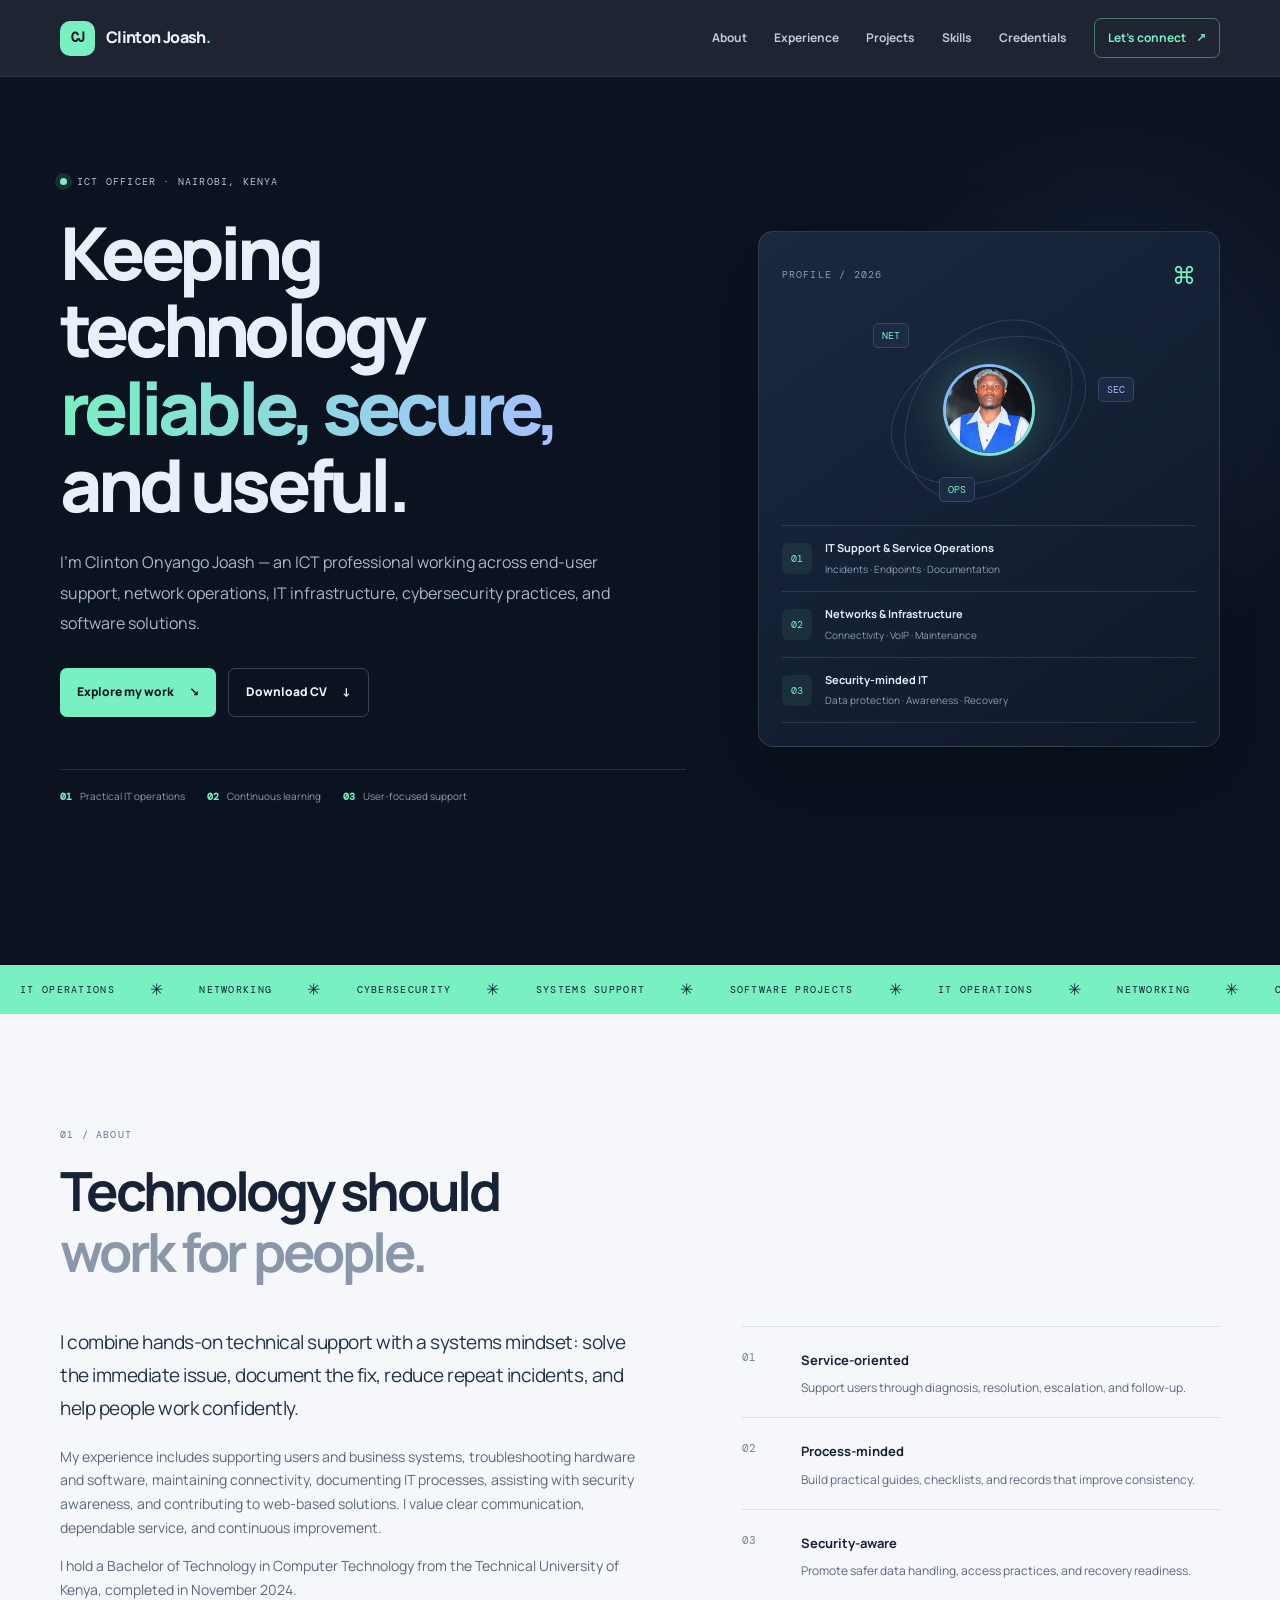
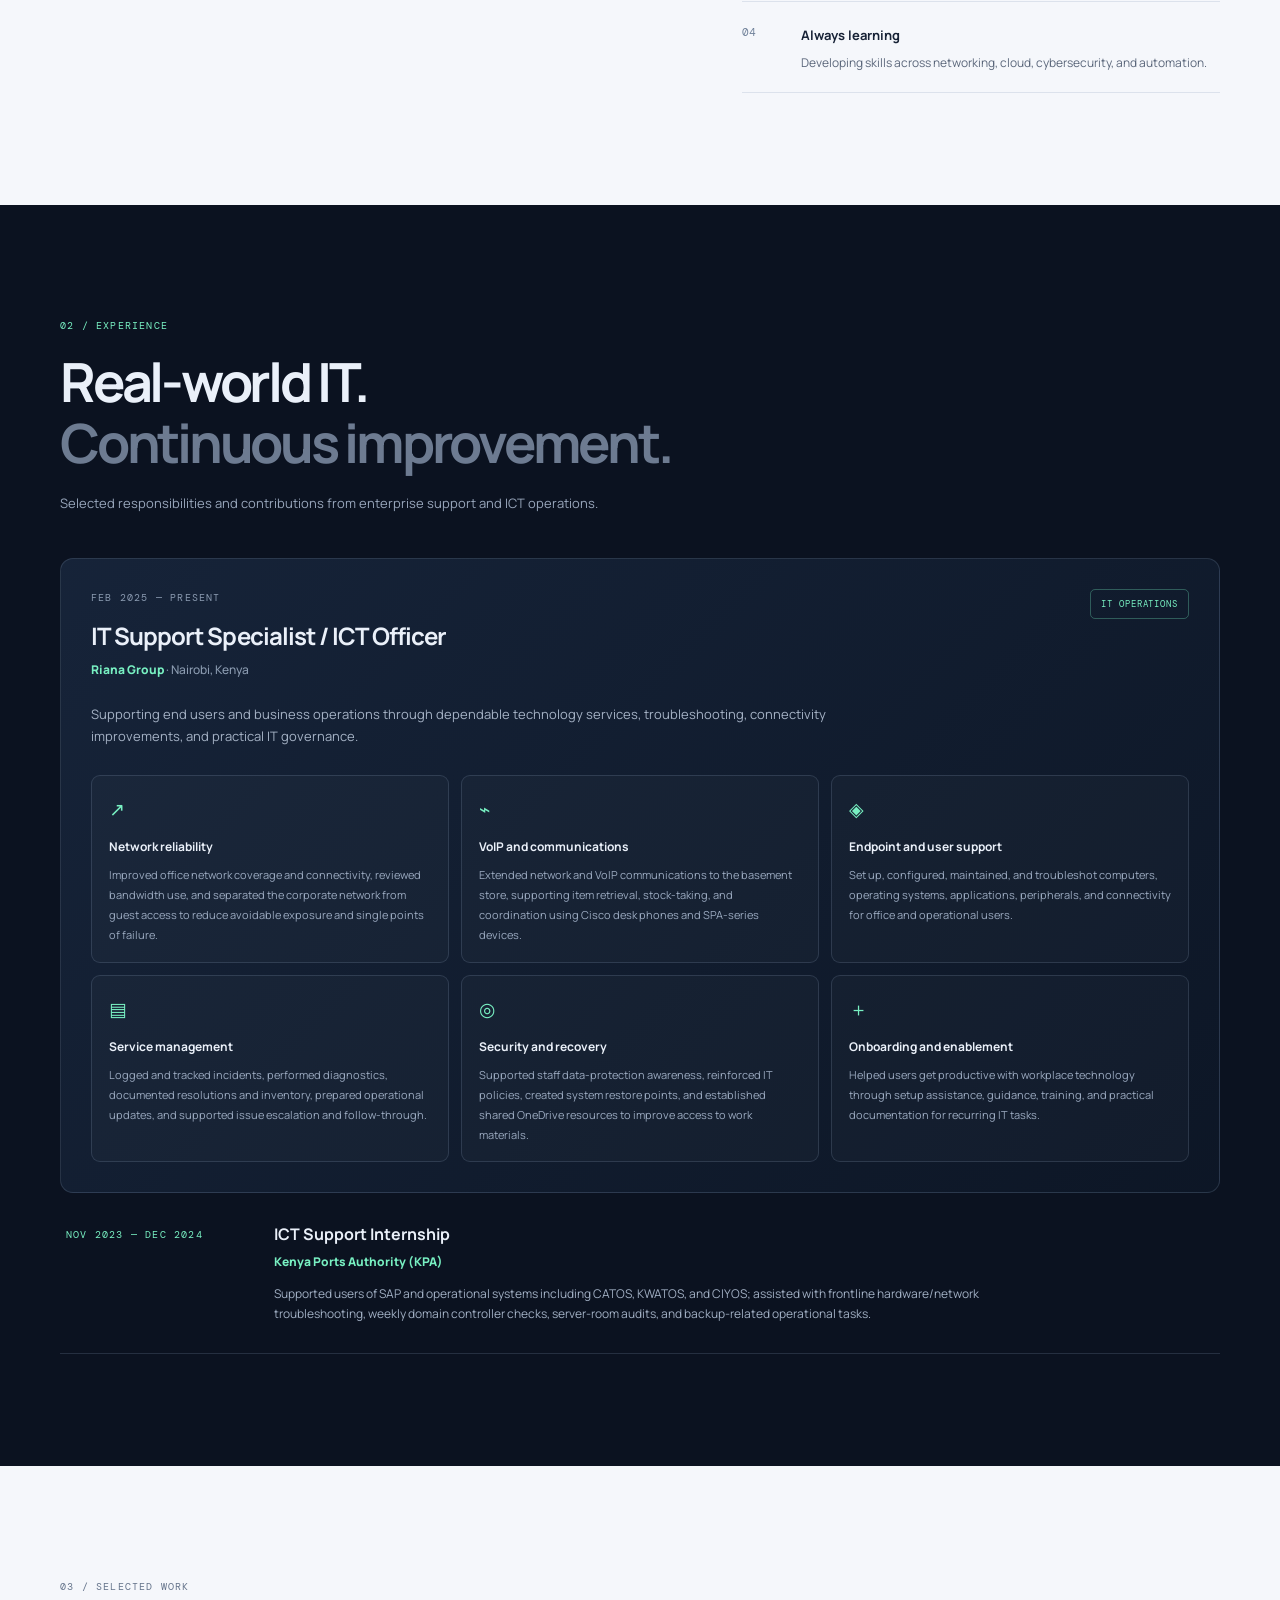
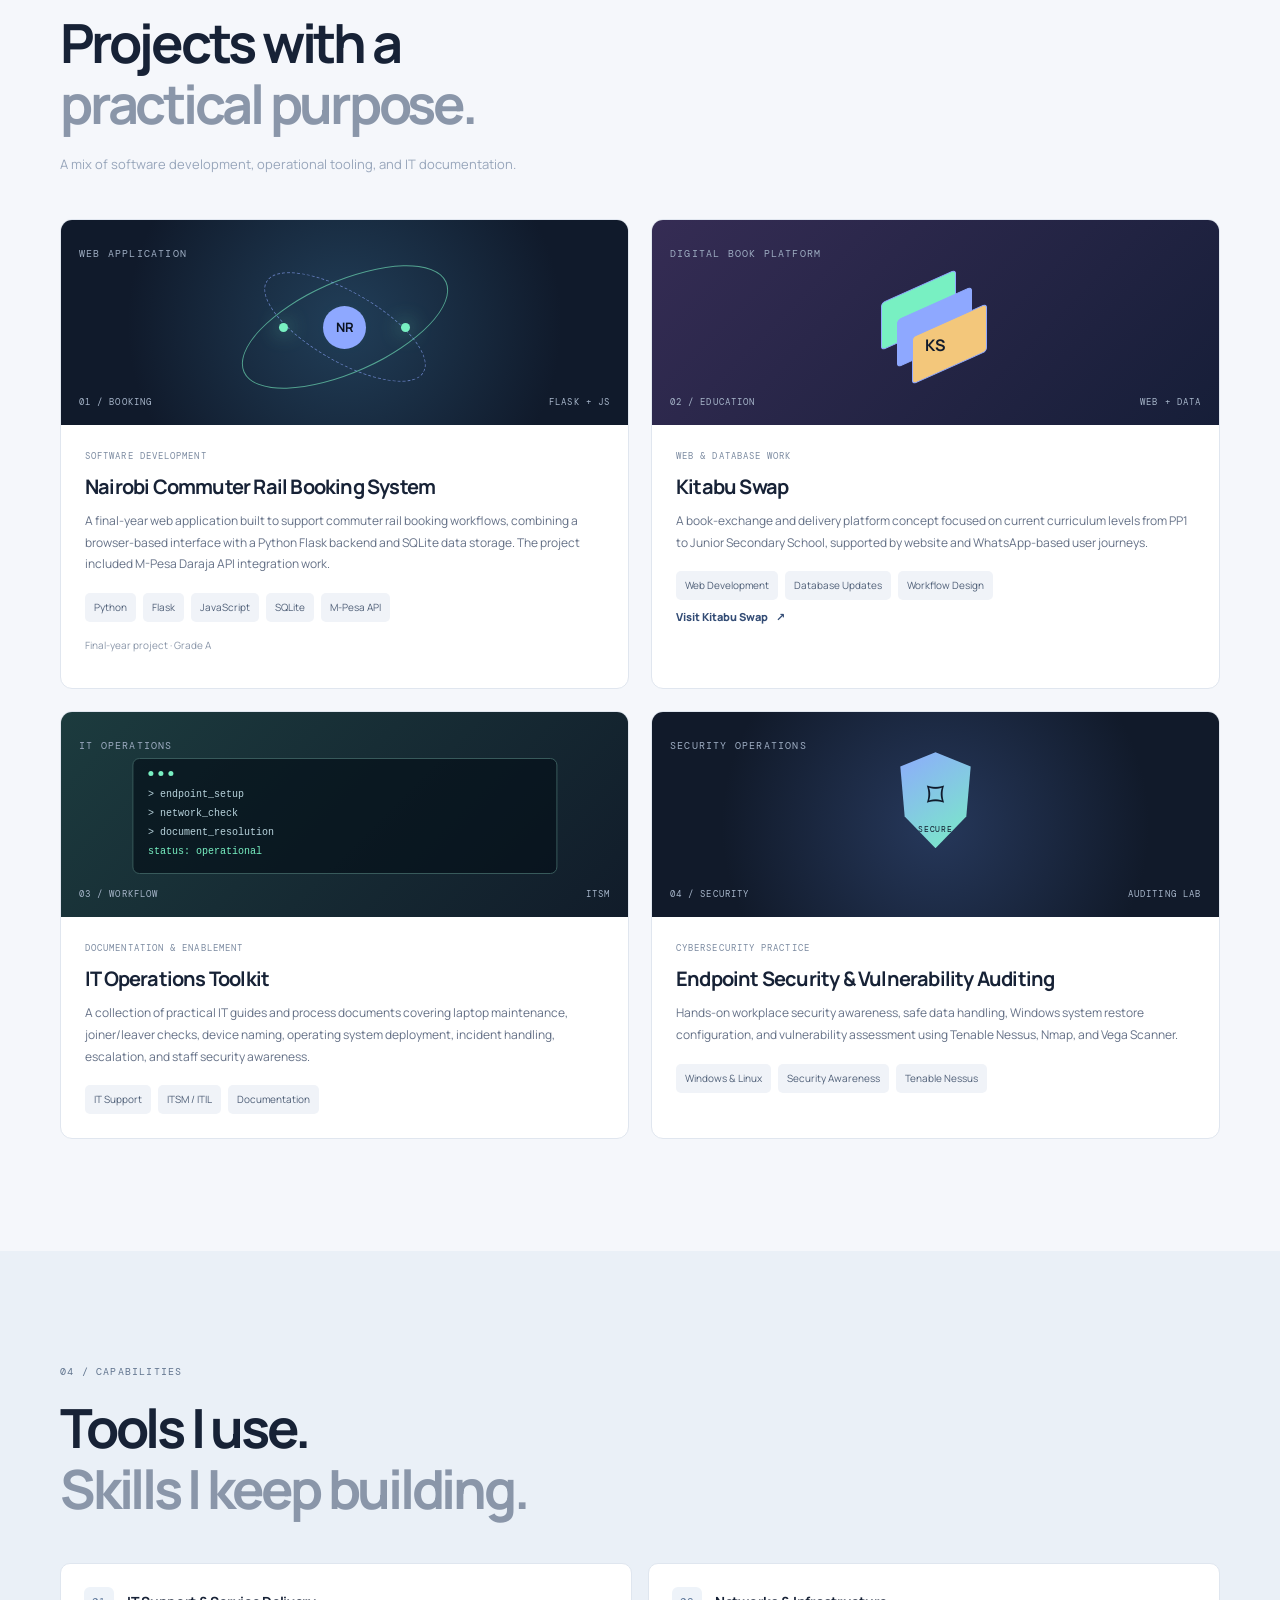
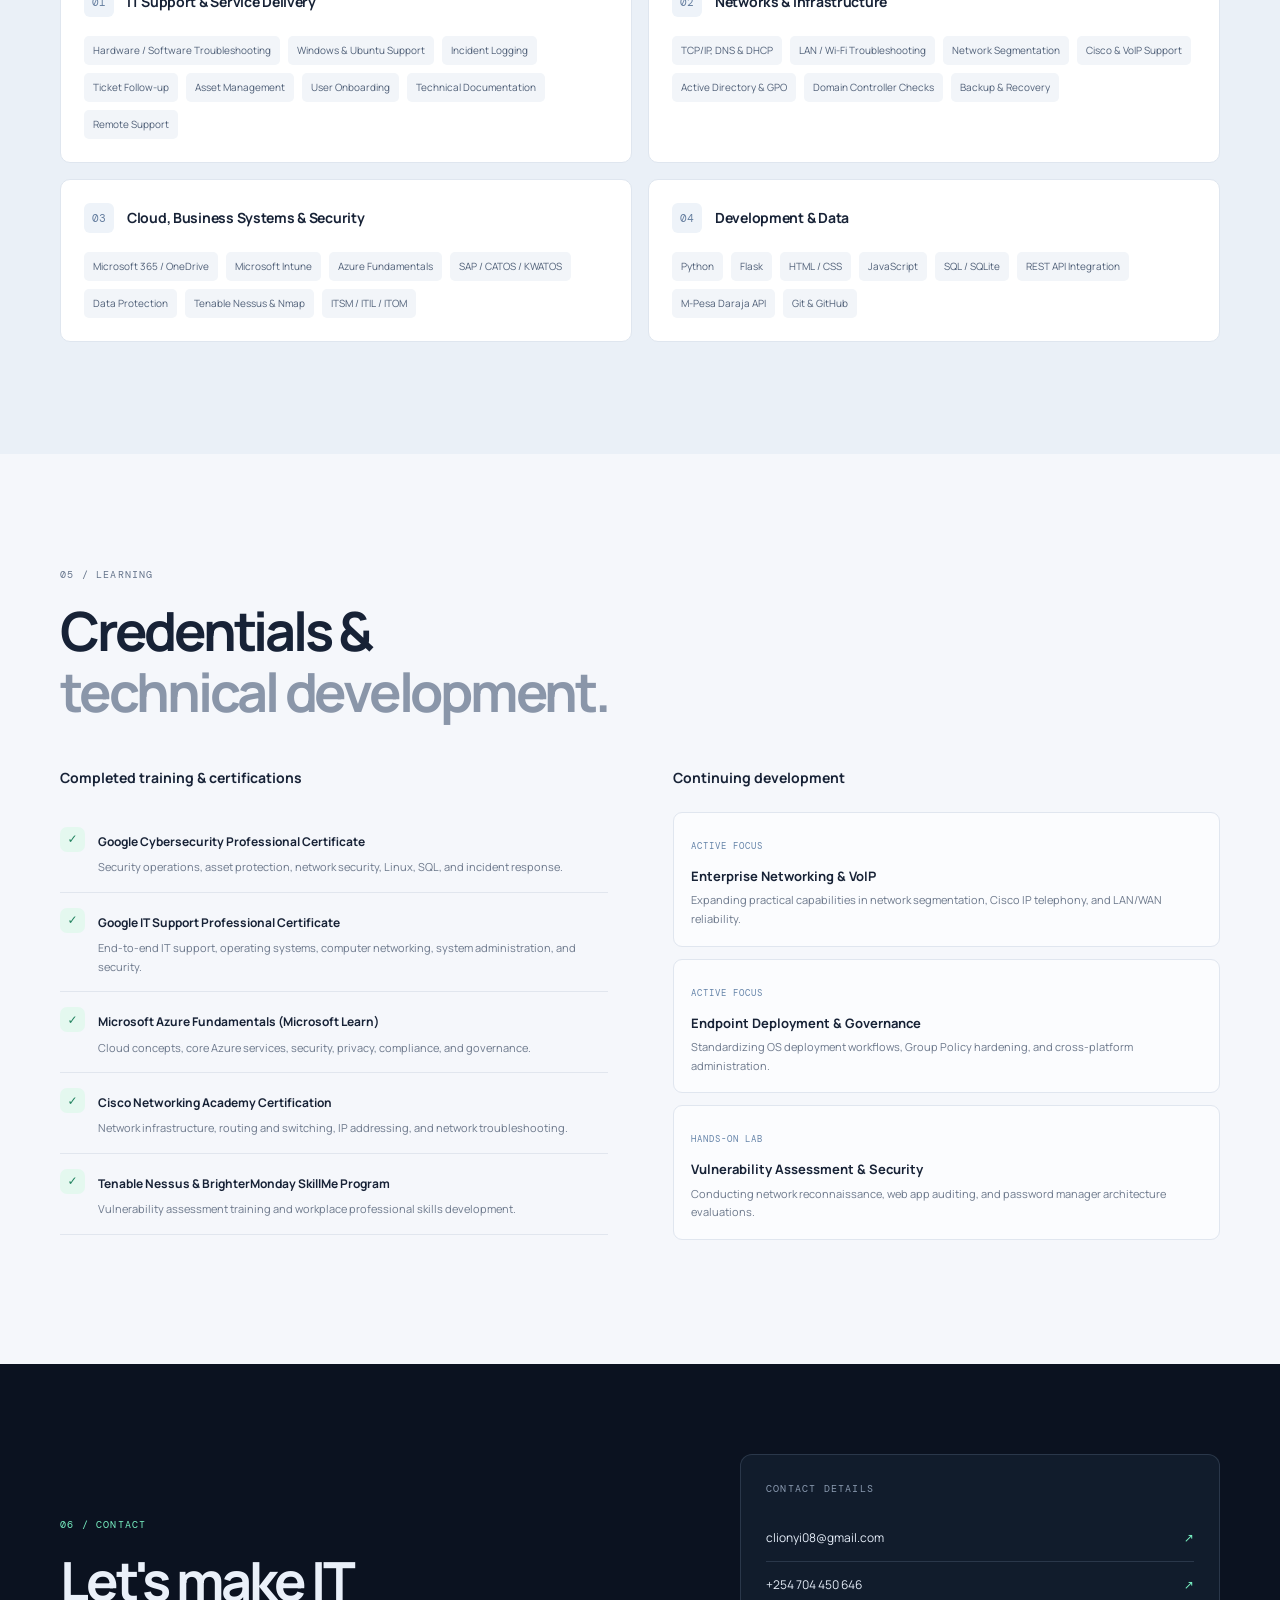
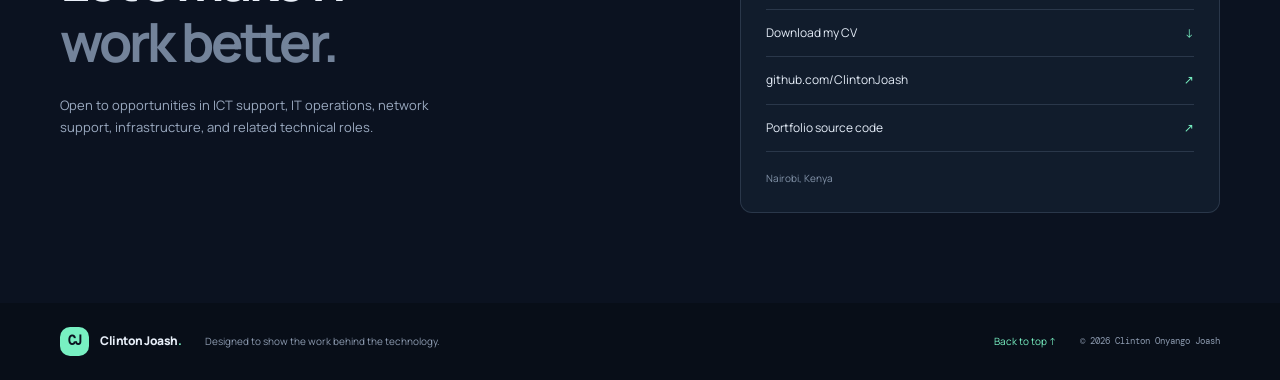
<file: index.html>
<!doctype html>
<html lang="en">
<head>
  <meta charset="utf-8">
  <meta name="viewport" content="width=device-width, initial-scale=1">
  <meta name="description" content="Clinton Onyango Joash — ICT Officer focused on IT support, network operations, infrastructure, cybersecurity, and software solutions.">
  <meta name="theme-color" content="#0b1220">
  <title>Clinton Onyango Joash | ICT Officer</title>
  <link rel="preconnect" href="https://fonts.googleapis.com">
  <link rel="preconnect" href="https://fonts.gstatic.com" crossorigin>
  <link href="https://fonts.googleapis.com/css2?family=DM+Mono:wght@400;500&family=Manrope:wght@400;500;600;700;800&display=swap" rel="stylesheet">
  <link rel="stylesheet" href="styles.css">
</head>
<body>
  <a class="skip-link" href="#main">Skip to content</a>
  <header class="site-header">
    <nav class="nav wrap" aria-label="Main navigation">
      <a class="brand" href="#home" aria-label="Clinton Joash home"><span class="brand-mark">CJ</span><span>Clinton Joash<span class="brand-dot">.</span></span></a>
      <button class="menu-toggle" aria-expanded="false" aria-controls="nav-links" aria-label="Open navigation"><span></span><span></span></button>
      <div class="nav-links" id="nav-links">
        <a href="#about">About</a><a href="#experience">Experience</a><a href="#projects">Projects</a><a href="#skills">Skills</a><a href="#credentials">Credentials</a>
        <a class="nav-contact" href="#contact">Let's connect <span aria-hidden="true">↗</span></a>
      </div>
    </nav>
  </header>

  <main id="main">
    <section class="hero section wrap" id="home">
      <div class="hero-copy">
        <div class="eyebrow"><span class="status-dot"></span> ICT OFFICER · NAIROBI, KENYA</div>
        <h1>Keeping technology<br> <span class="gradient-text">reliable, secure,</span><br>and useful.</h1>
        <p class="hero-lede">I'm Clinton Onyango Joash — an ICT professional working across end-user support, network operations, IT infrastructure, cybersecurity practices, and software solutions.</p>
        <div class="hero-actions">
          <a class="button button-primary" href="#projects">Explore my work <span aria-hidden="true">↘</span></a>
          <a class="button button-secondary" href="Clinton_Onyango_Joash_ICT_Officer_CV_Profile.pdf" download>Download CV <span aria-hidden="true">↓</span></a>
        </div>
        <div class="hero-meta"><span><b>01</b> Practical IT operations</span><span><b>02</b> Continuous learning</span><span><b>03</b> User-focused support</span></div>
      </div>
      <aside class="hero-card" aria-label="Professional focus">
        <div class="card-top"><span class="mono-label">PROFILE / 2026</span><span class="card-symbol">⌘</span></div>
        <div class="orbit">
          <div class="orbit-ring ring-one"></div><div class="orbit-ring ring-two"></div>
          <div class="orbit-core orbit-photo">
            <img src="assets/Profile.jpeg" alt="Clinton Onyango Joash" onerror="this.src='assets/profile-placeholder.svg'">
          </div>
          <span class="orbit-node node-one">NET</span><span class="orbit-node node-two">SEC</span><span class="orbit-node node-three">OPS</span>
        </div>
        <div class="focus-list">
          <div><span class="focus-icon">01</span><span><strong>IT Support & Service Operations</strong><small>Incidents · Endpoints · Documentation</small></span></div>
          <div><span class="focus-icon">02</span><span><strong>Networks & Infrastructure</strong><small>Connectivity · VoIP · Maintenance</small></span></div>
          <div><span class="focus-icon">03</span><span><strong>Security-minded IT</strong><small>Data protection · Awareness · Recovery</small></span></div>
        </div>
      </aside>
      <div class="hero-grid-decoration" aria-hidden="true"></div>
    </section>

    <section class="ticker" aria-label="Areas of focus"><div class="ticker-track"><span>IT OPERATIONS</span><i>✳</i><span>NETWORKING</span><i>✳</i><span>CYBERSECURITY</span><i>✳</i><span>SYSTEMS SUPPORT</span><i>✳</i><span>SOFTWARE PROJECTS</span><i>✳</i><span>IT OPERATIONS</span><i>✳</i><span>NETWORKING</span><i>✳</i><span>CYBERSECURITY</span><i>✳</i></div></section>

    <section class="section wrap" id="about">
      <div class="section-heading"><p class="section-kicker">01 / ABOUT</p><h2>Technology should<br><span class="muted">work for people.</span></h2></div>
      <div class="about-grid">
        <div class="about-copy"><p class="large-copy">I combine hands-on technical support with a systems mindset: solve the immediate issue, document the fix, reduce repeat incidents, and help people work confidently.</p><p>My experience includes supporting users and business systems, troubleshooting hardware and software, maintaining connectivity, documenting IT processes, assisting with security awareness, and contributing to web-based solutions. I value clear communication, dependable service, and continuous improvement.</p><p>I hold a Bachelor of Technology in Computer Technology from the Technical University of Kenya, completed in November 2024.</p></div>
        <div class="about-facts">
          <div class="fact"><span class="fact-number">01</span><div><strong>Service-oriented</strong><p>Support users through diagnosis, resolution, escalation, and follow-up.</p></div></div>
          <div class="fact"><span class="fact-number">02</span><div><strong>Process-minded</strong><p>Build practical guides, checklists, and records that improve consistency.</p></div></div>
          <div class="fact"><span class="fact-number">03</span><div><strong>Security-aware</strong><p>Promote safer data handling, access practices, and recovery readiness.</p></div></div>
          <div class="fact"><span class="fact-number">04</span><div><strong>Always learning</strong><p>Developing skills across networking, cloud, cybersecurity, and automation.</p></div></div>
        </div>
      </div>
    </section>

    <section class="section section-dark" id="experience">
      <div class="wrap">
        <div class="section-heading"><p class="section-kicker">02 / EXPERIENCE</p><h2>Real-world IT.<br><span class="muted">Continuous improvement.</span></h2><p class="heading-note">Selected responsibilities and contributions from enterprise support and ICT operations.</p></div>
        <article class="experience-card">
          <div class="experience-top"><div><p class="mono-label">FEB 2025 — PRESENT</p><h3>IT Support Specialist / ICT Officer</h3><p class="company">Riana Group <span>· Nairobi, Kenya</span></p></div><span class="experience-tag">IT OPERATIONS</span></div>
          <p class="experience-intro">Supporting end users and business operations through dependable technology services, troubleshooting, connectivity improvements, and practical IT governance.</p>
          <div class="achievement-grid">
            <div class="achievement"><span class="achievement-mark">↗</span><h4>Network reliability</h4><p>Improved office network coverage and connectivity, reviewed bandwidth use, and separated the corporate network from guest access to reduce avoidable exposure and single points of failure.</p></div>
            <div class="achievement"><span class="achievement-mark">⌁</span><h4>VoIP and communications</h4><p>Extended network and VoIP communications to the basement store, supporting item retrieval, stock-taking, and coordination using Cisco desk phones and SPA-series devices.</p></div>
            <div class="achievement"><span class="achievement-mark">◈</span><h4>Endpoint and user support</h4><p>Set up, configured, maintained, and troubleshot computers, operating systems, applications, peripherals, and connectivity for office and operational users.</p></div>
            <div class="achievement"><span class="achievement-mark">▤</span><h4>Service management</h4><p>Logged and tracked incidents, performed diagnostics, documented resolutions and inventory, prepared operational updates, and supported issue escalation and follow-through.</p></div>
            <div class="achievement"><span class="achievement-mark">◎</span><h4>Security and recovery</h4><p>Supported staff data-protection awareness, reinforced IT policies, created system restore points, and established shared OneDrive resources to improve access to work materials.</p></div>
            <div class="achievement"><span class="achievement-mark">＋</span><h4>Onboarding and enablement</h4><p>Helped users get productive with workplace technology through setup assistance, guidance, training, and practical documentation for recurring IT tasks.</p></div>
          </div>
        </article>
        <article class="timeline-item"><div class="timeline-date">NOV 2023 — DEC 2024</div><div><h3>ICT Support Internship</h3><p class="company">Kenya Ports Authority (KPA)</p><p>Supported users of SAP and operational systems including CATOS, KWATOS, and CIYOS; assisted with frontline hardware/network troubleshooting, weekly domain controller checks, server-room audits, and backup-related operational tasks.</p></div></article>
      </div>
    </section>

    <section class="section wrap" id="projects">
      <div class="section-heading"><p class="section-kicker">03 / SELECTED WORK</p><h2>Projects with a<br><span class="muted">practical purpose.</span></h2><p class="heading-note">A mix of software development, operational tooling, and IT documentation.</p></div>
      <div class="project-grid">
        <article class="project-card project-featured"><div class="project-visual rail-visual"><span class="visual-label">WEB APPLICATION</span><div class="rail-map"><span></span><span></span><span></span><b>NR</b></div><div class="visual-bottom"><span>01 / BOOKING</span><span>FLASK + JS</span></div></div><div class="project-content"><div class="project-type">SOFTWARE DEVELOPMENT</div><h3>Nairobi Commuter Rail Booking System</h3><p>A final-year web application built to support commuter rail booking workflows, combining a browser-based interface with a Python Flask backend and SQLite data storage. The project included M-Pesa Daraja API integration work.</p><div class="tag-list"><span>Python</span><span>Flask</span><span>JavaScript</span><span>SQLite</span><span>M-Pesa API</span></div><p class="project-footnote">Final-year project · Grade A</p></div></article>
        <article class="project-card"><div class="project-visual book-visual"><span class="visual-label">DIGITAL BOOK PLATFORM</span><div class="book-stack"><i></i><i></i><i></i><b>KS</b></div><div class="visual-bottom"><span>02 / EDUCATION</span><span>WEB + DATA</span></div></div><div class="project-content"><div class="project-type">WEB & DATABASE WORK</div><h3>Kitabu Swap</h3><p>A book-exchange and delivery platform concept focused on current curriculum levels from PP1 to Junior Secondary School, supported by website and WhatsApp-based user journeys.</p><div class="tag-list"><span>Web Development</span><span>Database Updates</span><span>Workflow Design</span></div><a class="text-link" href="https://kitabuswap.com" target="_blank" rel="noreferrer">Visit Kitabu Swap <span>↗</span></a></div></article>
        <article class="project-card"><div class="project-visual ops-visual"><span class="visual-label">IT OPERATIONS</span><div class="terminal"><p><i></i><i></i><i></i></p><code>&gt; endpoint_setup<br>&gt; network_check<br>&gt; document_resolution<br><em>status: operational</em></code></div><div class="visual-bottom"><span>03 / WORKFLOW</span><span>ITSM</span></div></div><div class="project-content"><div class="project-type">DOCUMENTATION & ENABLEMENT</div><h3>IT Operations Toolkit</h3><p>A collection of practical IT guides and process documents covering laptop maintenance, joiner/leaver checks, device naming, operating system deployment, incident handling, escalation, and staff security awareness.</p><div class="tag-list"><span>IT Support</span><span>ITSM / ITIL</span><span>Documentation</span></div></div></article>
        <article class="project-card"><div class="project-visual security-visual"><span class="visual-label">SECURITY OPERATIONS</span><div class="security-shield">⌑<span>SECURE</span></div><div class="visual-bottom"><span>04 / SECURITY</span><span>AUDITING LAB</span></div></div><div class="project-content"><div class="project-type">CYBERSECURITY PRACTICE</div><h3>Endpoint Security & Vulnerability Auditing</h3><p>Hands-on workplace security awareness, safe data handling, Windows system restore configuration, and vulnerability assessment using Tenable Nessus, Nmap, and Vega Scanner.</p><div class="tag-list"><span>Windows & Linux</span><span>Security Awareness</span><span>Tenable Nessus</span></div></div></article>
      </div>
    </section>

    <section class="section skills-section" id="skills"><div class="wrap">
      <div class="section-heading"><p class="section-kicker">04 / CAPABILITIES</p><h2>Tools I use.<br><span class="muted">Skills I keep building.</span></h2></div>
      <div class="skills-grid">
        <article class="skill-panel"><div class="skill-panel-head"><span>01</span><h3>IT Support & Service Delivery</h3></div><div class="skill-chips"><span>Hardware / Software Troubleshooting</span><span>Windows & Ubuntu Support</span><span>Incident Logging</span><span>Ticket Follow-up</span><span>Asset Management</span><span>User Onboarding</span><span>Technical Documentation</span><span>Remote Support</span></div></article>
        <article class="skill-panel"><div class="skill-panel-head"><span>02</span><h3>Networks & Infrastructure</h3></div><div class="skill-chips"><span>TCP/IP, DNS & DHCP</span><span>LAN / Wi-Fi Troubleshooting</span><span>Network Segmentation</span><span>Cisco & VoIP Support</span><span>Active Directory & GPO</span><span>Domain Controller Checks</span><span>Backup & Recovery</span></div></article>
        <article class="skill-panel"><div class="skill-panel-head"><span>03</span><h3>Cloud, Business Systems & Security</h3></div><div class="skill-chips"><span>Microsoft 365 / OneDrive</span><span>Microsoft Intune</span><span>Azure Fundamentals</span><span>SAP / CATOS / KWATOS</span><span>Data Protection</span><span>Tenable Nessus & Nmap</span><span>ITSM / ITIL / ITOM</span></div></article>
        <article class="skill-panel"><div class="skill-panel-head"><span>04</span><h3>Development & Data</h3></div><div class="skill-chips"><span>Python</span><span>Flask</span><span>HTML / CSS</span><span>JavaScript</span><span>SQL / SQLite</span><span>REST API Integration</span><span>M-Pesa Daraja API</span><span>Git & GitHub</span></div></article>
      </div>
    </div></section>

    <section class="section wrap" id="credentials"><div class="section-heading"><p class="section-kicker">05 / LEARNING</p><h2>Credentials &<br><span class="muted">technical development.</span></h2></div>
      <div class="credentials-grid">
        <div class="credential-column"><h3>Completed training & certifications</h3>
          <div class="credential"><span class="credential-icon">✓</span><div><strong>Google Cybersecurity Professional Certificate</strong><p>Security operations, asset protection, network security, Linux, SQL, and incident response.</p></div></div>
          <div class="credential"><span class="credential-icon">✓</span><div><strong>Google IT Support Professional Certificate</strong><p>End-to-end IT support, operating systems, computer networking, system administration, and security.</p></div></div>
          <div class="credential"><span class="credential-icon">✓</span><div><strong>Microsoft Azure Fundamentals (Microsoft Learn)</strong><p>Cloud concepts, core Azure services, security, privacy, compliance, and governance.</p></div></div>
          <div class="credential"><span class="credential-icon">✓</span><div><strong>Cisco Networking Academy Certification</strong><p>Network infrastructure, routing and switching, IP addressing, and network troubleshooting.</p></div></div>
          <div class="credential"><span class="credential-icon">✓</span><div><strong>Tenable Nessus & BrighterMonday SkillMe Program</strong><p>Vulnerability assessment training and workplace professional skills development.</p></div></div>
        </div>
        <div class="credential-column learning-column"><h3>Continuing development</h3>
          <div class="learning-card"><span class="learning-label">ACTIVE FOCUS</span><h4>Enterprise Networking & VoIP</h4><p>Expanding practical capabilities in network segmentation, Cisco IP telephony, and LAN/WAN reliability.</p></div>
          <div class="learning-card"><span class="learning-label">ACTIVE FOCUS</span><h4>Endpoint Deployment & Governance</h4><p>Standardizing OS deployment workflows, Group Policy hardening, and cross-platform administration.</p></div>
          <div class="learning-card"><span class="learning-label">HANDS-ON LAB</span><h4>Vulnerability Assessment & Security</h4><p>Conducting network reconnaissance, web app auditing, and password manager architecture evaluations.</p></div>
        </div>
      </div>
    </section>

    <section class="contact-section" id="contact"><div class="wrap contact-inner"><div><p class="section-kicker">06 / CONTACT</p><h2>Let's make IT<br><span class="muted">work better.</span></h2><p class="contact-copy">Open to opportunities in ICT support, IT operations, network support, infrastructure, and related technical roles.</p></div><div class="contact-card"><p class="mono-label">CONTACT DETAILS</p><a href="mailto:clionyi08@gmail.com">clionyi08@gmail.com <span>↗</span></a><a href="tel:+254704450646">+254 704 450 646 <span>↗</span></a><a href="Clinton_Onyango_Joash_ICT_Officer_CV_Profile.pdf" download>Download my CV <span>↓</span></a><a href="https://github.com/ClintonJoash" target="_blank" rel="noreferrer">github.com/ClintonJoash <span>↗</span></a><a href="https://github.com/ClintonJoash/ClintonJoash.github.io" target="_blank" rel="noreferrer">Portfolio source code <span>↗</span></a><p class="contact-location">Nairobi, Kenya</p></div></div></section>
  </main>
  <footer class="footer"><div class="wrap footer-inner"><a class="brand" href="#home"><span class="brand-mark">CJ</span><span>Clinton Joash<span class="brand-dot">.</span></span></a><p>Designed to show the work behind the technology.</p><a href="#home" class="back-top">Back to top ↑</a><small>© <span id="year"></span> Clinton Onyango Joash</small></div></footer>
  <script src="script.js"></script>
</body>
</html>
</file>
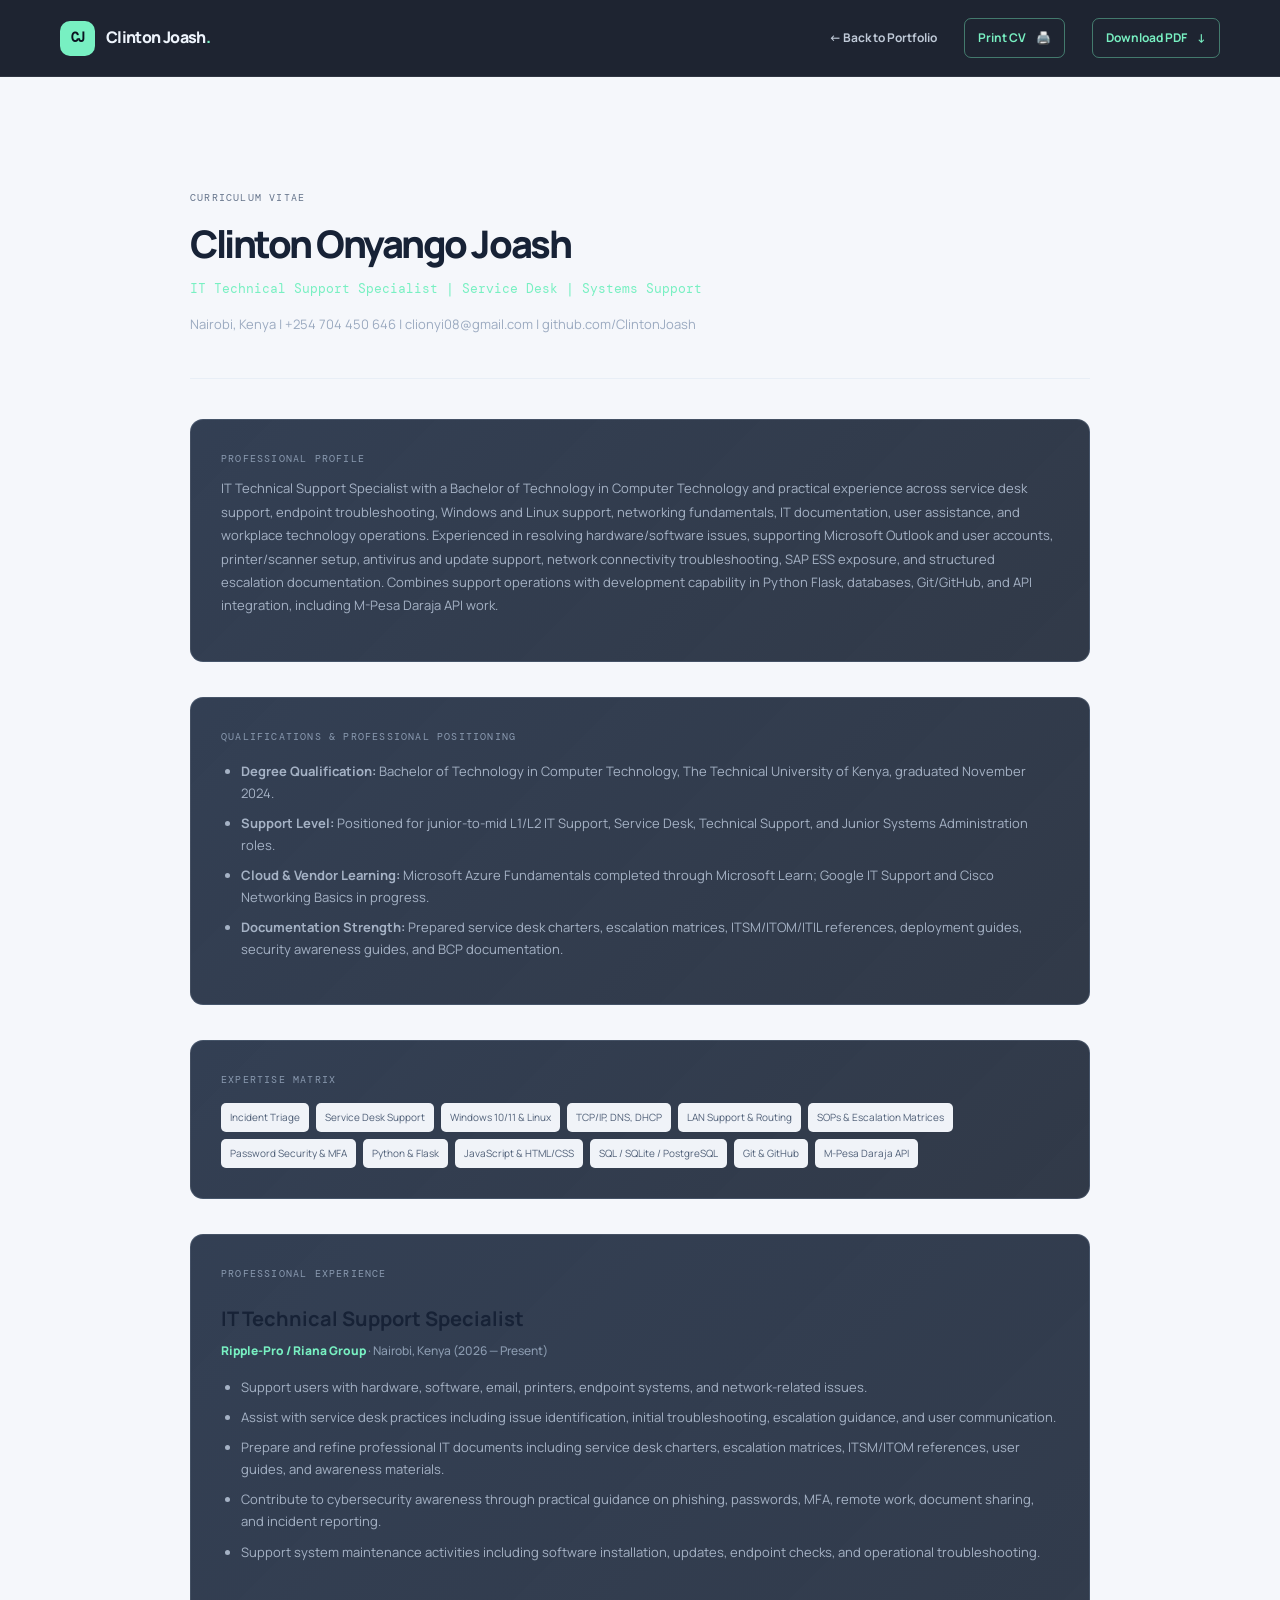
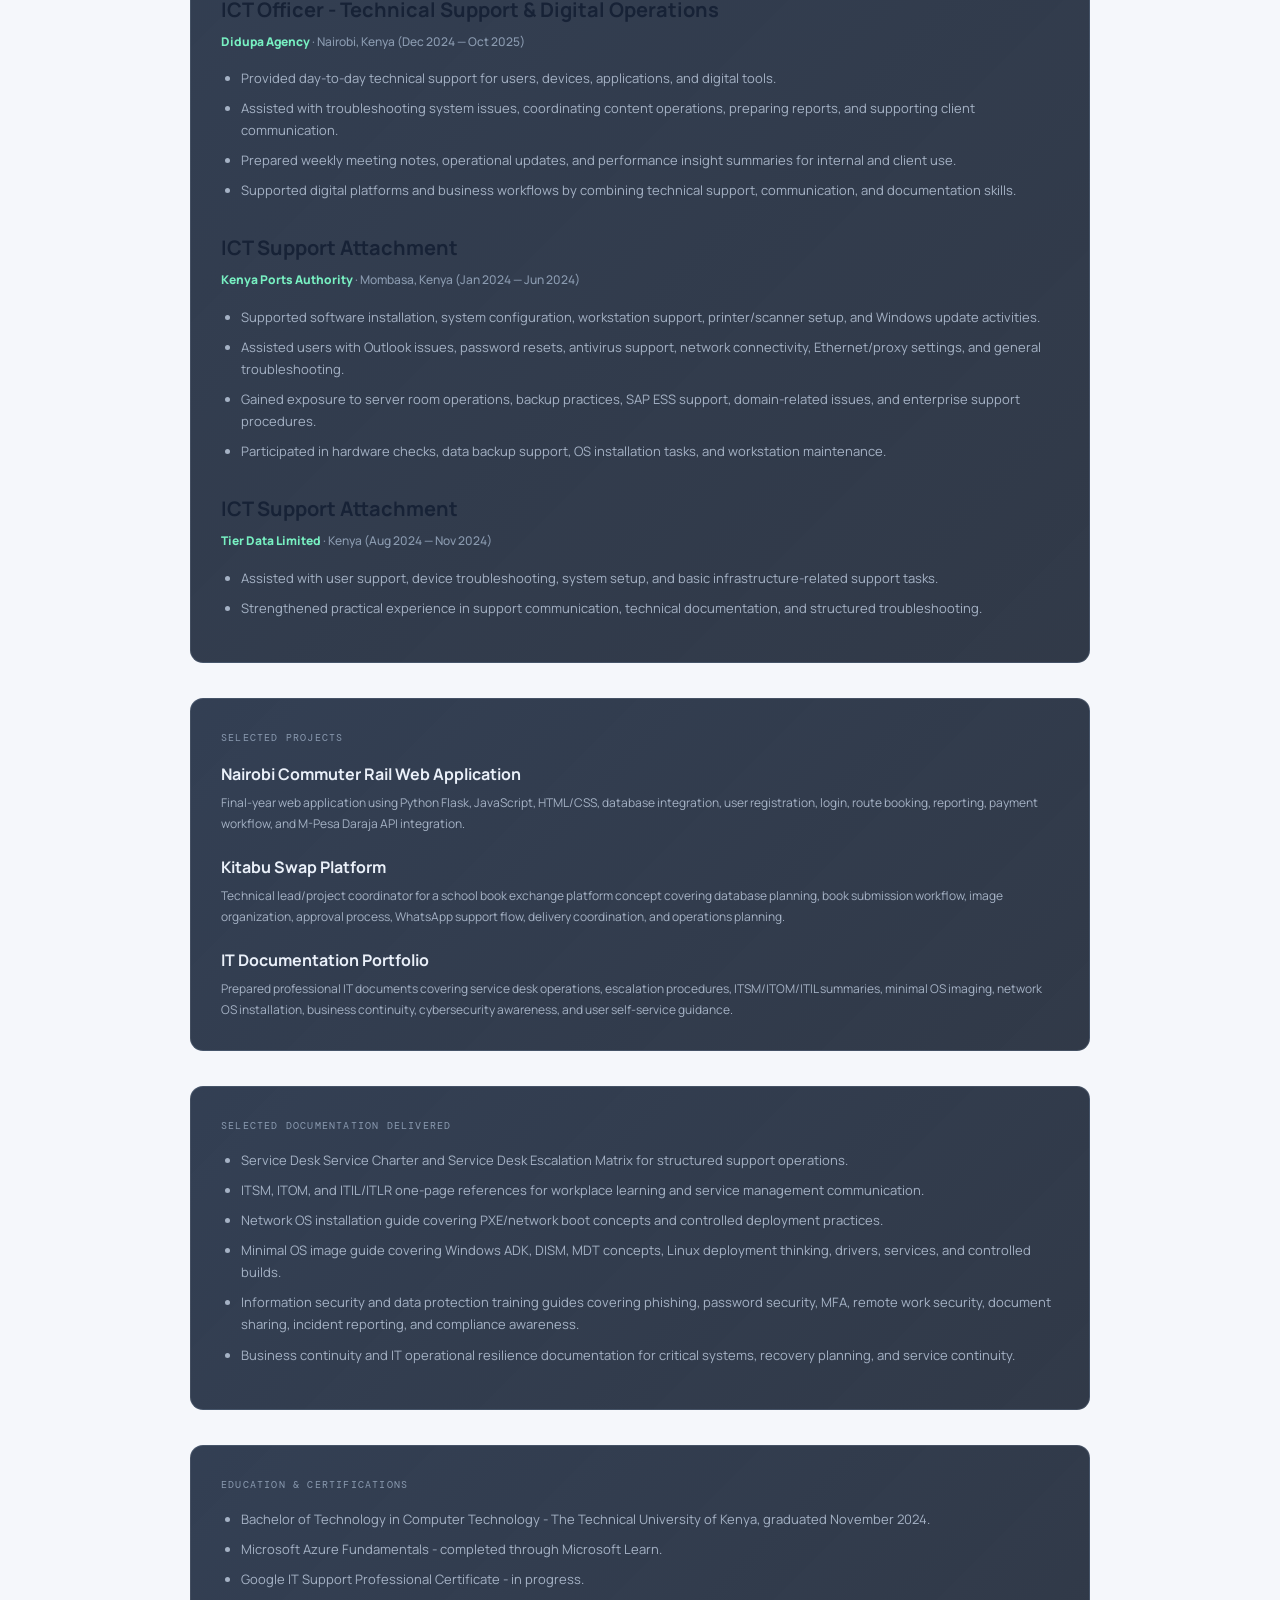
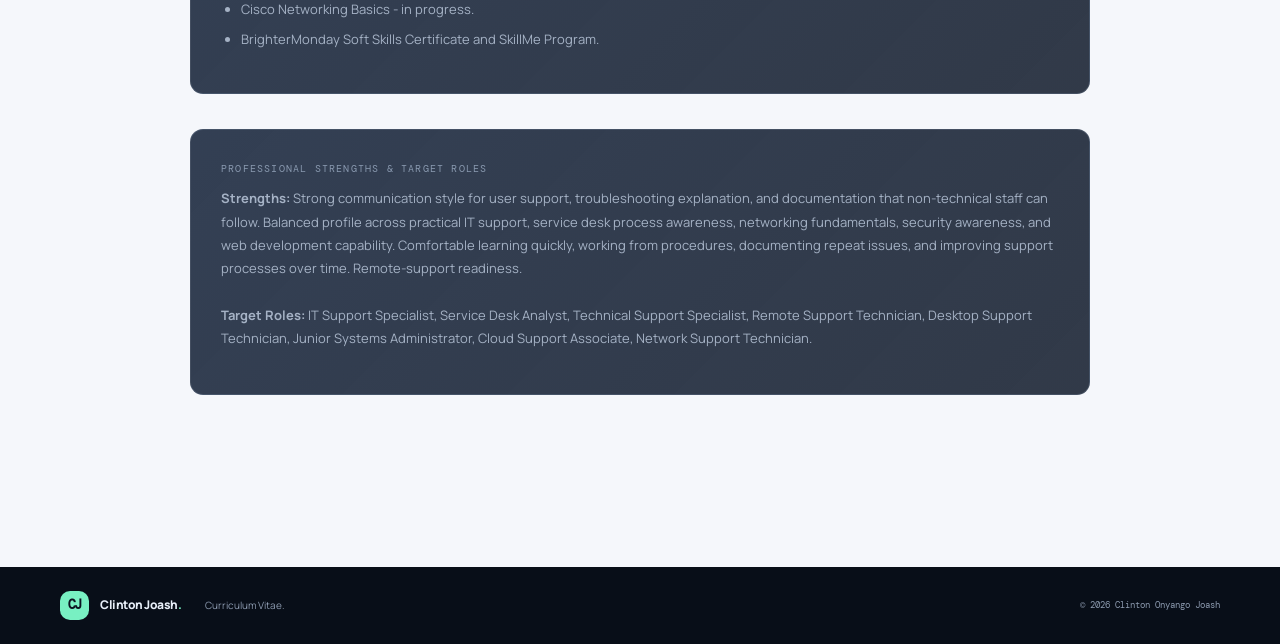
<file: cv.html>
<!doctype html>
<html lang="en">
<head>
  <meta charset="utf-8">
  <meta name="viewport" content="width=device-width, initial-scale=1">
  <title>Curriculum Vitae | Clinton Onyango Joash</title>
  <link rel="preconnect" href="https://fonts.googleapis.com">
  <link rel="preconnect" href="https://fonts.gstatic.com" crossorigin>
  <link href="https://fonts.googleapis.com/css2?family=DM+Mono:wght@400;500&family=Manrope:wght@400;500;600;700;800&display=swap" rel="stylesheet">
  <link rel="stylesheet" href="styles.css">
</head>
<body>
  <header class="site-header">
    <nav class="nav wrap" aria-label="Main navigation">
      <a class="brand" href="index.html#home"><span class="brand-mark">CJ</span><span>Clinton Joash<span class="brand-dot">.</span></span></a>
      <div class="nav-links">
        <a href="index.html#home">← Back to Portfolio</a>
        <button onclick="window.print()" class="nav-contact" style="background:transparent; cursor:pointer;">Print CV <span>🖨️</span></button>
        <a class="nav-contact" href="Clinton_Onyango_Joash_ICT_Officer_CV_Profile.pdf" download>Download PDF <span>↓</span></a>
      </div>
    </nav>
  </header>

  <main class="section wrap" style="max-width: 900px;">
    <div class="section-heading" style="border-bottom: 1px solid var(--line); padding-bottom: 30px; margin-bottom: 40px;">
      <p class="section-kicker">CURRICULUM VITAE</p>
      <h1 style="font-size: 38px; margin: 10px 0 15px;">Clinton Onyango Joash</h1>
      <p style="color: var(--accent); font-family: 'DM Mono', monospace; font-size: 13px;">IT Technical Support Specialist | Service Desk | Systems Support</p>
      <p style="color: #9baac0; font-size: 13px; margin-top: 10px;">
        Nairobi, Kenya | +254 704 450 646 | clionyi08@gmail.com | github.com/ClintonJoash
      </p>
    </div>

    <div style="display: flex; flex-direction: column; gap: 35px;">
      <article class="experience-card">
        <p class="mono-label">PROFESSIONAL PROFILE</p>
        <p style="color: #a5b2c5; font-size: 13px; line-height: 1.8; margin-top: 10px;">
          IT Technical Support Specialist with a Bachelor of Technology in Computer Technology and practical experience across service desk support, endpoint troubleshooting, Windows and Linux support, networking fundamentals, IT documentation, user assistance, and workplace technology operations. Experienced in resolving hardware/software issues, supporting Microsoft Outlook and user accounts, printer/scanner setup, antivirus and update support, network connectivity troubleshooting, SAP ESS exposure, and structured escalation documentation. Combines support operations with development capability in Python Flask, databases, Git/GitHub, and API integration, including M-Pesa Daraja API work.
        </p>
      </article>

      <article class="experience-card">
        <p class="mono-label">QUALIFICATIONS & PROFESSIONAL POSITIONING</p>
        <ul style="color: #a5b2c5; font-size: 13px; padding-left: 20px; margin-top: 15px; display: flex; flex-direction: column; gap: 8px;">
          <li><strong>Degree Qualification:</strong> Bachelor of Technology in Computer Technology, The Technical University of Kenya, graduated November 2024.</li>
          <li><strong>Support Level:</strong> Positioned for junior-to-mid L1/L2 IT Support, Service Desk, Technical Support, and Junior Systems Administration roles.</li>
          <li><strong>Cloud & Vendor Learning:</strong> Microsoft Azure Fundamentals completed through Microsoft Learn; Google IT Support and Cisco Networking Basics in progress.</li>
          <li><strong>Documentation Strength:</strong> Prepared service desk charters, escalation matrices, ITSM/ITOM/ITIL references, deployment guides, security awareness guides, and BCP documentation.</li>
        </ul>
      </article>

      <article class="experience-card">
        <p class="mono-label">EXPERTISE MATRIX</p>
        <div class="tag-list" style="margin-top: 15px;">
          <span>Incident Triage</span><span>Service Desk Support</span><span>Windows 10/11 & Linux</span><span>TCP/IP, DNS, DHCP</span>
          <span>LAN Support & Routing</span><span>SOPs & Escalation Matrices</span><span>Password Security & MFA</span><span>Python & Flask</span>
          <span>JavaScript & HTML/CSS</span><span>SQL / SQLite / PostgreSQL</span><span>Git & GitHub</span><span>M-Pesa Daraja API</span>
        </div>
      </article>

      <article class="experience-card">
        <p class="mono-label">PROFESSIONAL EXPERIENCE</p>
        
        <div style="margin-top: 20px;">
          <h3 style="font-size: 20px; margin-bottom: 5px;">IT Technical Support Specialist</h3>
          <p class="company" style="margin-bottom: 15px;">Ripple-Pro / Riana Group <span>· Nairobi, Kenya (2026 — Present)</span></p>
          <ul style="color: #a5b2c5; font-size: 13px; padding-left: 20px; display: flex; flex-direction: column; gap: 8px;">
            <li>Support users with hardware, software, email, printers, endpoint systems, and network-related issues.</li>
            <li>Assist with service desk practices including issue identification, initial troubleshooting, escalation guidance, and user communication.</li>
            <li>Prepare and refine professional IT documents including service desk charters, escalation matrices, ITSM/ITOM references, user guides, and awareness materials.</li>
            <li>Contribute to cybersecurity awareness through practical guidance on phishing, passwords, MFA, remote work, document sharing, and incident reporting.</li>
            <li>Support system maintenance activities including software installation, updates, endpoint checks, and operational troubleshooting.</li>
          </ul>
        </div>

        <div style="margin-top: 30px;">
          <h3 style="font-size: 20px; margin-bottom: 5px;">ICT Officer - Technical Support & Digital Operations</h3>
          <p class="company" style="margin-bottom: 15px;">Didupa Agency <span>· Nairobi, Kenya (Dec 2024 — Oct 2025)</span></p>
          <ul style="color: #a5b2c5; font-size: 13px; padding-left: 20px; display: flex; flex-direction: column; gap: 8px;">
            <li>Provided day-to-day technical support for users, devices, applications, and digital tools.</li>
            <li>Assisted with troubleshooting system issues, coordinating content operations, preparing reports, and supporting client communication.</li>
            <li>Prepared weekly meeting notes, operational updates, and performance insight summaries for internal and client use.</li>
            <li>Supported digital platforms and business workflows by combining technical support, communication, and documentation skills.</li>
          </ul>
        </div>

        <div style="margin-top: 30px;">
          <h3 style="font-size: 20px; margin-bottom: 5px;">ICT Support Attachment</h3>
          <p class="company" style="margin-bottom: 15px;">Kenya Ports Authority <span>· Mombasa, Kenya (Jan 2024 — Jun 2024)</span></p>
          <ul style="color: #a5b2c5; font-size: 13px; padding-left: 20px; display: flex; flex-direction: column; gap: 8px;">
            <li>Supported software installation, system configuration, workstation support, printer/scanner setup, and Windows update activities.</li>
            <li>Assisted users with Outlook issues, password resets, antivirus support, network connectivity, Ethernet/proxy settings, and general troubleshooting.</li>
            <li>Gained exposure to server room operations, backup practices, SAP ESS support, domain-related issues, and enterprise support procedures.</li>
            <li>Participated in hardware checks, data backup support, OS installation tasks, and workstation maintenance.</li>
          </ul>
        </div>

        <div style="margin-top: 30px;">
          <h3 style="font-size: 20px; margin-bottom: 5px;">ICT Support Attachment</h3>
          <p class="company" style="margin-bottom: 15px;">Tier Data Limited <span>· Kenya (Aug 2024 — Nov 2024)</span></p>
          <ul style="color: #a5b2c5; font-size: 13px; padding-left: 20px; display: flex; flex-direction: column; gap: 8px;">
            <li>Assisted with user support, device troubleshooting, system setup, and basic infrastructure-related support tasks.</li>
            <li>Strengthened practical experience in support communication, technical documentation, and structured troubleshooting.</li>
          </ul>
        </div>
      </article>

      <article class="experience-card">
        <p class="mono-label">SELECTED PROJECTS</p>
        <div style="margin-top: 15px;">
          <h4 style="font-size: 16px; color: var(--ink); margin-bottom: 5px;">Nairobi Commuter Rail Web Application</h4>
          <p style="color: #a5b2c5; font-size: 12px; margin: 0;">Final-year web application using Python Flask, JavaScript, HTML/CSS, database integration, user registration, login, route booking, reporting, payment workflow, and M-Pesa Daraja API integration.</p>
        </div>
        <div style="margin-top: 20px;">
          <h4 style="font-size: 16px; color: var(--ink); margin-bottom: 5px;">Kitabu Swap Platform</h4>
          <p style="color: #a5b2c5; font-size: 12px; margin: 0;">Technical lead/project coordinator for a school book exchange platform concept covering database planning, book submission workflow, image organization, approval process, WhatsApp support flow, delivery coordination, and operations planning.</p>
        </div>
        <div style="margin-top: 20px;">
          <h4 style="font-size: 16px; color: var(--ink); margin-bottom: 5px;">IT Documentation Portfolio</h4>
          <p style="color: #a5b2c5; font-size: 12px; margin: 0;">Prepared professional IT documents covering service desk operations, escalation procedures, ITSM/ITOM/ITIL summaries, minimal OS imaging, network OS installation, business continuity, cybersecurity awareness, and user self-service guidance.</p>
        </div>
      </article>

      <article class="experience-card">
        <p class="mono-label">SELECTED DOCUMENTATION DELIVERED</p>
        <ul style="color: #a5b2c5; font-size: 13px; padding-left: 20px; margin-top: 15px; display: flex; flex-direction: column; gap: 8px;">
          <li>Service Desk Service Charter and Service Desk Escalation Matrix for structured support operations.</li>
          <li>ITSM, ITOM, and ITIL/ITLR one-page references for workplace learning and service management communication.</li>
          <li>Network OS installation guide covering PXE/network boot concepts and controlled deployment practices.</li>
          <li>Minimal OS image guide covering Windows ADK, DISM, MDT concepts, Linux deployment thinking, drivers, services, and controlled builds.</li>
          <li>Information security and data protection training guides covering phishing, password security, MFA, remote work security, document sharing, incident reporting, and compliance awareness.</li>
          <li>Business continuity and IT operational resilience documentation for critical systems, recovery planning, and service continuity.</li>
        </ul>
      </article>

      <article class="experience-card">
        <p class="mono-label">EDUCATION & CERTIFICATIONS</p>
        <ul style="color: #a5b2c5; font-size: 13px; padding-left: 20px; margin-top: 15px; display: flex; flex-direction: column; gap: 8px;">
          <li>Bachelor of Technology in Computer Technology - The Technical University of Kenya, graduated November 2024.</li>
          <li>Microsoft Azure Fundamentals - completed through Microsoft Learn.</li>
          <li>Google IT Support Professional Certificate - in progress.</li>
          <li>Cisco Networking Basics - in progress.</li>
          <li>BrighterMonday Soft Skills Certificate and SkillMe Program.</li>
        </ul>
      </article>

      <article class="experience-card">
        <p class="mono-label">PROFESSIONAL STRENGTHS & TARGET ROLES</p>
        <p style="color: #a5b2c5; font-size: 13px; line-height: 1.8; margin-top: 10px;">
          <strong>Strengths:</strong> Strong communication style for user support, troubleshooting explanation, and documentation that non-technical staff can follow. Balanced profile across practical IT support, service desk process awareness, networking fundamentals, security awareness, and web development capability. Comfortable learning quickly, working from procedures, documenting repeat issues, and improving support processes over time. Remote-support readiness.<br><br>
          <strong>Target Roles:</strong> IT Support Specialist, Service Desk Analyst, Technical Support Specialist, Remote Support Technician, Desktop Support Technician, Junior Systems Administrator, Cloud Support Associate, Network Support Technician.
        </p>
      </article>
    </div>
  </main>

  <footer class="footer" style="margin-top: 60px;"><div class="wrap footer-inner"><a class="brand" href="index.html#home"><span class="brand-mark">CJ</span><span>Clinton Joash<span class="brand-dot">.</span></span></a><p>Curriculum Vitae.</p><small>© <span id="year"></span> Clinton Onyango Joash</small></div></footer>
  <script src="script.js"></script>
</body>
</html>
</file>
<file: styles.css>
:root{--bg:#0b1220;--panel:#111b2c;--paper:#f5f7fb;--ink:#eaf0f9;--muted:#a3afc2;--dark:#111a29;--accent:#78f0c2;--accent2:#8ea8ff;--line:rgba(166,187,218,.17);--text:#172236;--body:#5b677b;--max:1160px}
*{box-sizing:border-box}html{scroll-behavior:smooth;scroll-padding-top:90px}body{margin:0;background:var(--paper);color:var(--text);font-family:Manrope,system-ui,sans-serif;line-height:1.7}a{color:inherit;text-decoration:none}button{font:inherit}.wrap{width:min(var(--max),calc(100% - 48px));margin-inline:auto}.section{padding:112px 0}.site-header{position:sticky;top:0;z-index:50;background:rgba(11,18,32,.92);backdrop-filter:blur(18px);border-bottom:1px solid rgba(255,255,255,.08)}.nav{height:76px;display:flex;align-items:center;justify-content:space-between;color:#eef4fc}.brand{display:inline-flex;align-items:center;gap:11px;font-weight:800;letter-spacing:-.04em}.brand-mark{display:grid;place-items:center;width:35px;height:35px;border-radius:10px;background:var(--accent);color:#0b1220;font-family:"DM Mono",monospace;font-size:13px;letter-spacing:-.08em}.brand-dot{color:var(--accent)}.nav-links{display:flex;align-items:center;gap:27px;font-size:12px;font-weight:700;color:#c0cad8}.nav-links a:hover{color:var(--accent)}.nav-links .nav-contact{color:var(--accent);border:1px solid rgba(120,240,194,.42);padding:9px 13px;border-radius:7px}.nav-contact span{margin-left:8px}.menu-toggle{display:none}.hero{position:relative;min-height:690px;padding-top:96px;padding-bottom:88px;display:grid;grid-template-columns:1.15fr .85fr;gap:72px;align-items:center;background:var(--bg);color:var(--ink);width:100%;max-width:none;padding-left:max(24px,calc((100% - var(--max))/2));padding-right:max(24px,calc((100% - var(--max))/2));overflow:hidden}.hero:before{content:"";position:absolute;width:560px;height:560px;right:-110px;top:30px;border-radius:50%;background:radial-gradient(circle,rgba(83,115,199,.18),transparent 68%);pointer-events:none}.hero-copy,.hero-card{position:relative;z-index:1}.eyebrow,.section-kicker,.mono-label,.project-type,.visual-label,.visual-bottom,.timeline-date,.learning-label{font-family:"DM Mono",monospace;font-size:10px;letter-spacing:.12em}.eyebrow{color:#b6c3d6;display:flex;align-items:center;gap:10px}.status-dot{width:7px;height:7px;background:var(--accent);border-radius:50%;box-shadow:0 0 0 5px rgba(120,240,194,.12)}h1,h2,h3,h4,p{margin-top:0}h1{font-size:clamp(44px,5.7vw,76px);line-height:1.06;letter-spacing:-.065em;margin:24px 0;font-weight:800}.gradient-text{background:linear-gradient(95deg,var(--accent),#a5c0ff);color:transparent;background-clip:text}.hero-lede{max-width:590px;color:#aab7ca;font-size:16px;line-height:1.9}.hero-actions{display:flex;gap:12px;margin-top:30px}.button{display:inline-flex;align-items:center;gap:15px;padding:13px 17px;border-radius:7px;font-size:12px;font-weight:800;transition:transform .2s,background .2s}.button:hover{transform:translateY(-2px)}.button-primary{background:var(--accent);color:#0b1220}.button-secondary{border:1px solid rgba(255,255,255,.2);color:#eef4fc}.hero-meta{display:flex;gap:22px;flex-wrap:wrap;margin-top:52px;padding-top:18px;border-top:1px solid var(--line);color:#8f9db2;font-size:10px}.hero-meta b{color:var(--accent);font-family:"DM Mono",monospace;margin-right:6px}.hero-card{background:linear-gradient(145deg,rgba(27,41,64,.97),rgba(15,25,42,.98));border:1px solid rgba(255,255,255,.12);border-radius:15px;padding:23px;box-shadow:0 30px 80px rgba(0,0,0,.22)}.card-top{display:flex;justify-content:space-between;align-items:center;color:#8c9bb1}.card-symbol{font-size:24px;color:var(--accent)}.orbit{height:230px;position:relative;display:grid;place-items:center}.orbit-ring{position:absolute;border:1px solid rgba(142,168,255,.2);border-radius:50%;transform:rotate(-24deg)}.ring-one{width:205px;height:135px}.ring-two{width:145px;height:200px;transform:rotate(38deg)}.orbit-core{width:84px;height:84px;display:flex;flex-direction:column;justify-content:center;align-items:center;border-radius:25px;background:linear-gradient(145deg,#8ea8ff,#78f0c2);color:#0b1220;font-size:25px;font-weight:800;box-shadow:0 0 55px rgba(120,240,194,.2)}.orbit-core.orbit-photo{width:92px;height:92px;padding:3px;border-radius:50%;overflow:hidden;background:linear-gradient(145deg,#8ea8ff,#78f0c2);box-shadow:0 0 45px rgba(120,240,194,.28)}.orbit-core.orbit-photo img{width:100%;height:100%;object-fit:cover;object-position:center top;border-radius:50%;display:block;background:#0b1220}.orbit-core span{font:10px "DM Mono",monospace;letter-spacing:.18em}.orbit-node{position:absolute;padding:5px 8px;background:#1c2b43;border:1px solid #344866;border-radius:5px;color:var(--accent);font:10px "DM Mono",monospace}.node-one{top:28px;left:22%}.node-two{right:15%;top:82px;color:#a5b8ff}.node-three{bottom:23px;left:38%}.focus-list{border-top:1px solid var(--line)}.focus-list>div{display:flex;gap:13px;padding:13px 0;border-bottom:1px solid var(--line);align-items:center}.focus-icon{font:10px "DM Mono",monospace;color:var(--accent);background:rgba(120,240,194,.08);padding:9px;border-radius:6px}.focus-list strong,.focus-list small{display:block}.focus-list strong{font-size:11px;color:#e6edf8}.focus-list small{font-size:10px;color:#8d9db3;margin-top:3px}.ticker{background:var(--accent);overflow:hidden;color:#102033}.ticker-track{display:flex;justify-content:space-around;align-items:center;gap:35px;white-space:nowrap;padding:14px 20px;font:10px "DM Mono",monospace;letter-spacing:.13em}.ticker i{font-style:normal;font-size:16px}.section-heading{margin-bottom:44px}.section-kicker{color:#65748b;margin-bottom:17px}.section-heading h2,.contact-inner h2{font-size:clamp(34px,4.5vw,54px);line-height:1.13;letter-spacing:-.06em;margin-bottom:0}.muted{color:#8a96a9}.about-grid{display:grid;grid-template-columns:1fr .82fr;gap:100px}.about-copy p{color:var(--body);font-size:14px}.about-copy .large-copy{font-size:19px;line-height:1.75;color:#243249;letter-spacing:-.025em}.about-facts{border-top:1px solid #dce2ec}.fact{display:grid;grid-template-columns:45px 1fr;gap:14px;padding:19px 0;border-bottom:1px solid #dce2ec}.fact-number{font:11px "DM Mono",monospace;color:#71829a;padding-top:4px}.fact strong{font-size:13px}.fact p{font-size:12px;color:var(--body);margin:5px 0 0}.section-dark{background:var(--bg);color:var(--ink)}.section-dark .section-kicker{color:var(--accent)}.section-dark .muted{color:#6d7b91}.heading-note{color:#98a6bb;max-width:580px;font-size:13px;margin-top:19px}.experience-card{border:1px solid var(--line);border-radius:13px;padding:30px;background:linear-gradient(135deg,rgba(24,38,60,.88),rgba(14,24,40,.85))}.experience-top{display:flex;justify-content:space-between;gap:25px;align-items:flex-start}.mono-label{color:#8a9ab0}.experience-top h3{font-size:24px;letter-spacing:-.04em;margin:10px 0 3px}.company{font-size:12px;color:var(--accent);font-weight:800;margin-bottom:0}.company span{color:#8b9bb0;font-weight:500}.experience-tag{border:1px solid rgba(120,240,194,.3);color:var(--accent);font:9px "DM Mono",monospace;letter-spacing:.1em;padding:8px 10px;border-radius:5px;white-space:nowrap}.experience-intro{max-width:800px;color:#a5b2c5;font-size:13px;margin:22px 0 28px}.achievement-grid{display:grid;grid-template-columns:repeat(3,1fr);gap:12px}.achievement{border:1px solid var(--line);background:rgba(255,255,255,.025);border-radius:9px;padding:17px}.achievement-mark{font-size:19px;color:var(--accent)}.achievement h4{font-size:12px;margin:12px 0 8px}.achievement p{font-size:11px;color:#9baac0;line-height:1.8;margin:0}.small-note{font-size:10px;color:#77879f;margin:18px 0 0}.timeline-item{display:grid;grid-template-columns:180px 1fr;gap:28px;padding:28px 6px;border-bottom:1px solid var(--line)}.timeline-date{color:var(--accent);padding-top:5px}.timeline-item h3{font-size:16px;margin-bottom:3px}.timeline-item p:last-child{font-size:12px;color:#a1afc3;max-width:790px;margin:12px 0 0}.timeline-item .company{margin-bottom:0}.project-grid{display:grid;grid-template-columns:repeat(2,1fr);gap:22px}.project-card{border:1px solid #e0e6ef;background:#fff;border-radius:12px;overflow:hidden;transition:transform .25s,box-shadow .25s}.project-card:hover{transform:translateY(-5px);box-shadow:0 20px 50px rgba(23,34,54,.09)}.project-visual{height:205px;position:relative;overflow:hidden;background:#101b2c;color:#e8f0fb;padding:18px}.visual-label{color:#9dacc1}.visual-bottom{position:absolute;left:18px;right:18px;bottom:15px;display:flex;justify-content:space-between;color:#a7b6ca;font-size:9px}.rail-visual{background:radial-gradient(circle at 50% 50%,#213e58,#101a2b 72%)}.rail-map{position:absolute;inset:38px 0 28px;display:flex;align-items:center;justify-content:center;gap:0}.rail-map:before{content:"";position:absolute;width:220px;height:90px;border:1px solid rgba(120,240,194,.6);border-radius:50%;transform:rotate(-24deg)}.rail-map:after{content:"";position:absolute;width:180px;height:68px;border:1px dashed rgba(142,168,255,.6);border-radius:50%;transform:rotate(30deg)}.rail-map span{width:9px;height:9px;background:var(--accent);border-radius:50%;margin:0 26px;z-index:1;box-shadow:0 0 20px rgba(120,240,194,.8)}.rail-map b{position:absolute;display:grid;place-items:center;width:43px;height:43px;border-radius:50%;background:#8ea8ff;color:#0b1220;z-index:2;font-size:13px}.book-visual{background:linear-gradient(135deg,#352c54,#161e38)}.book-stack{position:absolute;left:50%;top:50%;transform:translate(-50%,-40%);width:110px;height:90px}.book-stack i{position:absolute;display:block;width:75px;height:48px;border:1px solid #8ea8ff;background:#263654;transform:skewY(-24deg);border-radius:4px}.book-stack i:nth-child(1){left:0;top:0;background:#78f0c2}.book-stack i:nth-child(2){left:16px;top:17px;background:#8ea8ff}.book-stack i:nth-child(3){left:31px;top:34px;background:#f3c77b}.book-stack b{position:absolute;left:44px;top:46px;color:#111b2c;font-size:16px}.ops-visual{background:linear-gradient(135deg,#1c3b3e,#111c2a)}.terminal{position:absolute;top:46px;left:50%;transform:translateX(-50%);width:75%;border:1px solid #385a5b;border-radius:7px;background:rgba(4,14,23,.65);padding:12px 15px;font:10px/1.8 "DM Mono",monospace;color:#b8d3dc}.terminal p{display:flex;gap:5px;margin:0 0 9px}.terminal p i{width:5px;height:5px;border-radius:50%;background:#78f0c2}.terminal em{color:var(--accent);font-style:normal}.security-visual{background:radial-gradient(circle at 50% 55%,#26385b,#111a2a 70%)}.security-shield{position:absolute;left:50%;top:43%;transform:translate(-50%,-50%);display:flex;align-items:center;justify-content:center;flex-direction:column;width:88px;height:96px;clip-path:polygon(50% 0,90% 15%,85% 67%,50% 100%,15% 67%,10% 15%);background:linear-gradient(145deg,#8ea8ff,#78f0c2);color:#101b2c;font-size:34px}.security-shield span{font:8px "DM Mono",monospace;letter-spacing:.12em}.project-content{padding:24px}.project-type{color:#7c8ba1;font-size:9px}.project-content h3{font-size:20px;line-height:1.3;letter-spacing:-.04em;margin:10px 0}.project-content p{font-size:12px;color:#657187;line-height:1.8}.tag-list{display:flex;flex-wrap:wrap;gap:7px;margin-top:18px}.tag-list span,.skill-chips span{font-size:10px;background:#f0f3f8;color:#506078;padding:6px 9px;border-radius:5px}.project-footnote{font-size:10px!important;color:#8a96a9!important;margin-top:14px!important}.text-link{font-size:11px;font-weight:800;color:#334c75;display:inline-flex;gap:8px;margin-top:8px}.skills-section{background:#eaf0f7}.skills-section .section-kicker{color:#61748e}.skills-grid{display:grid;grid-template-columns:repeat(2,1fr);gap:16px}.skill-panel{background:#fff;border:1px solid #dfe6ef;border-radius:10px;padding:23px}.skill-panel-head{display:flex;align-items:center;gap:13px;margin-bottom:19px}.skill-panel-head>span{font:11px "DM Mono",monospace;color:#657e9f;background:#eef3f9;padding:8px;border-radius:6px}.skill-panel h3{font-size:14px;letter-spacing:-.02em;margin:0}.skill-chips{display:flex;gap:8px;flex-wrap:wrap}.skill-chips span{background:#f2f5f9}.skills-disclaimer{font-size:10px;color:#6b788c;margin:18px 0 0}.credentials-grid{display:grid;grid-template-columns:1fr 1fr;gap:65px}.credential-column>h3{font-size:14px;margin-bottom:22px}.credential{display:flex;gap:13px;padding:15px 0;border-bottom:1px solid #e1e6ee}.credential-icon{display:grid;place-items:center;width:25px;height:25px;border-radius:7px;background:#e4f8ef;color:#21835f;font-weight:800;font-size:12px;flex-shrink:0}.credential strong{font-size:12px}.credential p{font-size:11px;color:#6c788b;margin:4px 0 0}.learning-card{border:1px solid #e0e6ef;padding:17px;border-radius:9px;margin-bottom:12px;background:#fbfcfe}.learning-label{color:#6483a8;font-size:9px}.learning-card h4{font-size:13px;margin:8px 0 4px}.learning-card p{font-size:11px;color:#6c788b;margin:0}.contact-section{background:var(--bg);color:var(--ink);padding:90px 0}.contact-inner{display:grid;grid-template-columns:1fr .8fr;gap:80px;align-items:center}.contact-inner .section-kicker{color:var(--accent)}.contact-inner .muted{color:#73839a}.contact-copy{color:#9baac0;max-width:420px;font-size:13px;margin-top:22px}.contact-card{border:1px solid var(--line);background:#111c2c;border-radius:12px;padding:25px}.contact-card .mono-label{margin-bottom:18px}.contact-card>a{display:flex;justify-content:space-between;gap:15px;padding:13px 0;border-bottom:1px solid var(--line);font-size:12px;color:#e5edf8}.contact-card>a span{color:var(--accent)}.contact-location{font-size:10px;color:#8494aa;margin:18px 0 0}.footer{background:#080e18;color:#8d9bb0;padding:24px 0}.footer-inner{display:flex;align-items:center;gap:24px;flex-wrap:wrap}.footer .brand{color:#e8eff9;font-size:12px}.footer .brand-mark{width:29px;height:29px}.footer p{font-size:10px;margin:0 auto 0 0}.footer small{font:9px "DM Mono",monospace}.back-top{font-size:10px;color:var(--accent)}.skip-link{position:absolute;left:-999px;top:0;background:var(--accent);padding:10px;color:#111}.skip-link:focus{left:10px;z-index:100}
@media(max-width:900px){.hero{grid-template-columns:1fr;gap:45px;padding-top:75px}.hero-card{max-width:560px}.about-grid{gap:45px}.achievement-grid{grid-template-columns:repeat(2,1fr)}.credentials-grid{gap:30px}.nav-links{gap:15px}.hero{min-height:auto}}
@media(max-width:680px){.wrap{width:min(100% - 34px,var(--max))}.section{padding:76px 0}.nav{height:68px}.menu-toggle{display:flex;flex-direction:column;gap:5px;background:transparent;border:0;padding:8px}.menu-toggle span{display:block;width:22px;height:2px;background:#eef4fc}.nav-links{display:none;position:absolute;top:68px;left:0;right:0;background:#0b1220;border-bottom:1px solid var(--line);padding:18px 24px 24px;flex-direction:column;align-items:stretch;gap:17px}.nav-links.open{display:flex}.nav-links .nav-contact{text-align:center}.hero{padding:65px 22px 60px}.hero h1{font-size:clamp(42px,12vw,62px)}.hero-lede{font-size:14px}.hero-meta{gap:12px}.hero-meta span{width:100%}.hero-card{padding:17px}.orbit{height:205px}.about-grid,.credentials-grid,.contact-inner{grid-template-columns:1fr;gap:35px}.about-copy .large-copy{font-size:17px}.experience-card{padding:20px}.experience-top{flex-direction:column}.experience-top h3{font-size:21px}.achievement-grid,.project-grid,.skills-grid{grid-template-columns:1fr}.achievement-grid{gap:10px}.timeline-item{grid-template-columns:1fr;gap:8px;padding:22px 0}.project-visual{height:190px}.project-content{padding:21px}.contact-section{padding:72px 0}.footer-inner{gap:14px}.footer p{order:3;width:100%}.footer small{margin-left:auto}}
@media(prefers-reduced-motion:reduce){html{scroll-behavior:auto}*,*:before,*:after{transition:none!important;animation:none!important}}
</file>
